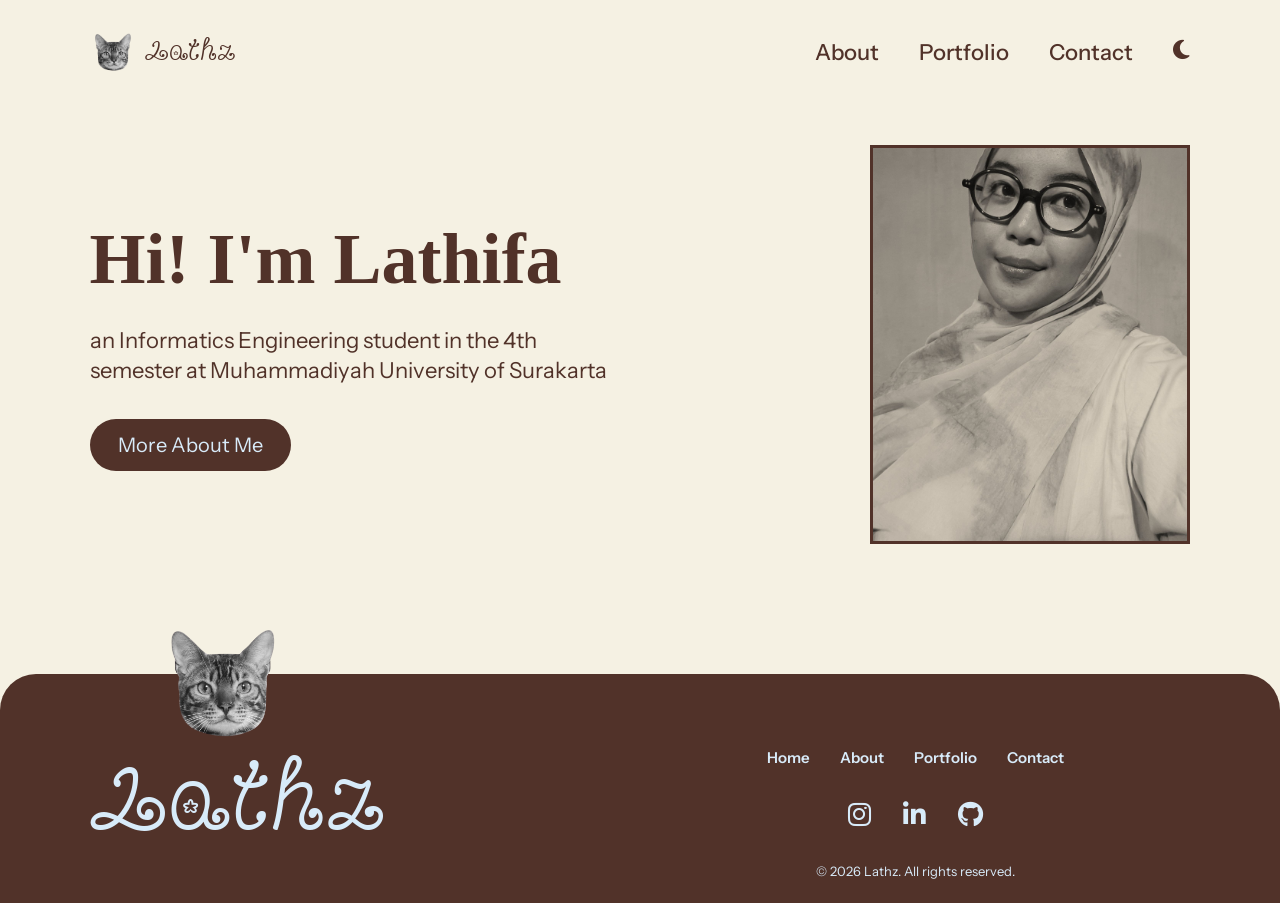
<file: index.html>
<!DOCTYPE html>
<html lang="id">
<head>
    <meta charset="UTF-8">
    <meta name="viewport" content="width=device-width, initial-scale=1.0">
    <meta name="description" content="Home Lathz">
    <title>Home</title>

  <link rel="icon" href="images/favicon.ico">

  <link href="https://fonts.googleapis.com/css2?family=Bonbon&family=Irish+Grover&family=Instrument+Sans:wght@400;600&display=swap" rel="stylesheet">

  <link rel="stylesheet" href="css/style.css">  

  <link rel="stylesheet" href="https://cdnjs.cloudflare.com/ajax/libs/font-awesome/6.5.1/css/all.min.css">
</head>

<body>
<input type="checkbox" id="dark-mode-toggle">

<div class="page-wrapper">

<header>
    <nav class="navbar">
      <a href="index.html" class="logo">
          <img src="images/logo.png" alt="Logo Lathz">
          <span>Lathz</span>
      </a>

      <input type="checkbox" id="menu-toggle">
      <label for="menu-toggle" class="menu-icon">
          <i class="fa-solid fa-bars"></i>
      </label>

      <ul class="nav-menu">
          <li><a href="about.html">About</a></li>
          <li><a href="portfolio.html">Portfolio</a></li>
          <li><a href="contact.html">Contact</a></li>
          <li>
                <label for="dark-mode-toggle" class="dark-toggle">
                    <i class="fa-solid fa-moon"></i>
                </label>           
          </li>
      </ul>
    </nav>
</header>

<main class="home">
    <div class="home-text">
        <h1>Hi! I'm Lathifa</h1>

        <p>
            an Informatics Engineering student in the 4th semester at
      Muhammadiyah University of Surakarta
        </p>

        <a href="about.html" class="btn">More About Me</a>
    </div>

    <div class="home-image">
        <img src="images/profile.jpg" alt="Foto Lathifa">
    </div>
</main>

<footer class="site-footer">
  <img src="images/logo.png" alt="Logo kucing Lathz" class="footer-cat">

  <div class="footer-content">
    <div class="footer-brand">
      <h2>Lathz</h2>
    </div>

    <div class="footer-right">
      <ul class="footer-menu">
        <li><a href="index.html">Home</a></li>
        <li><a href="about.html">About</a></li>
        <li><a href="portfolio.html">Portfolio</a></li>
        <li><a href="contact.html">Contact</a></li>
      </ul>

      <div class="footer-socials">
        <a href="https://instagram.com/lathezvous" target="_blank" aria-label="Instagram">
            <i class="fa-brands fa-instagram"></i>
        </a>
        <a href="https://linkedin.com/in/lathifayayangnz" target="_blank" aria-label="LinkedIn">
            <i class="fa-brands fa-linkedin-in"></i>
        </a>
        <a href="https://github.com/lathifaynz" target="_blank" aria-label="GitHub">
            <i class="fa-brands fa-github"></i>
        </a>
      </div>

      <p class="footer-copy">
        © 2026 Lathz. All rights reserved.
      </p>
    </div>
  </div>
</footer>

</div>
</body>
</html>
</file>
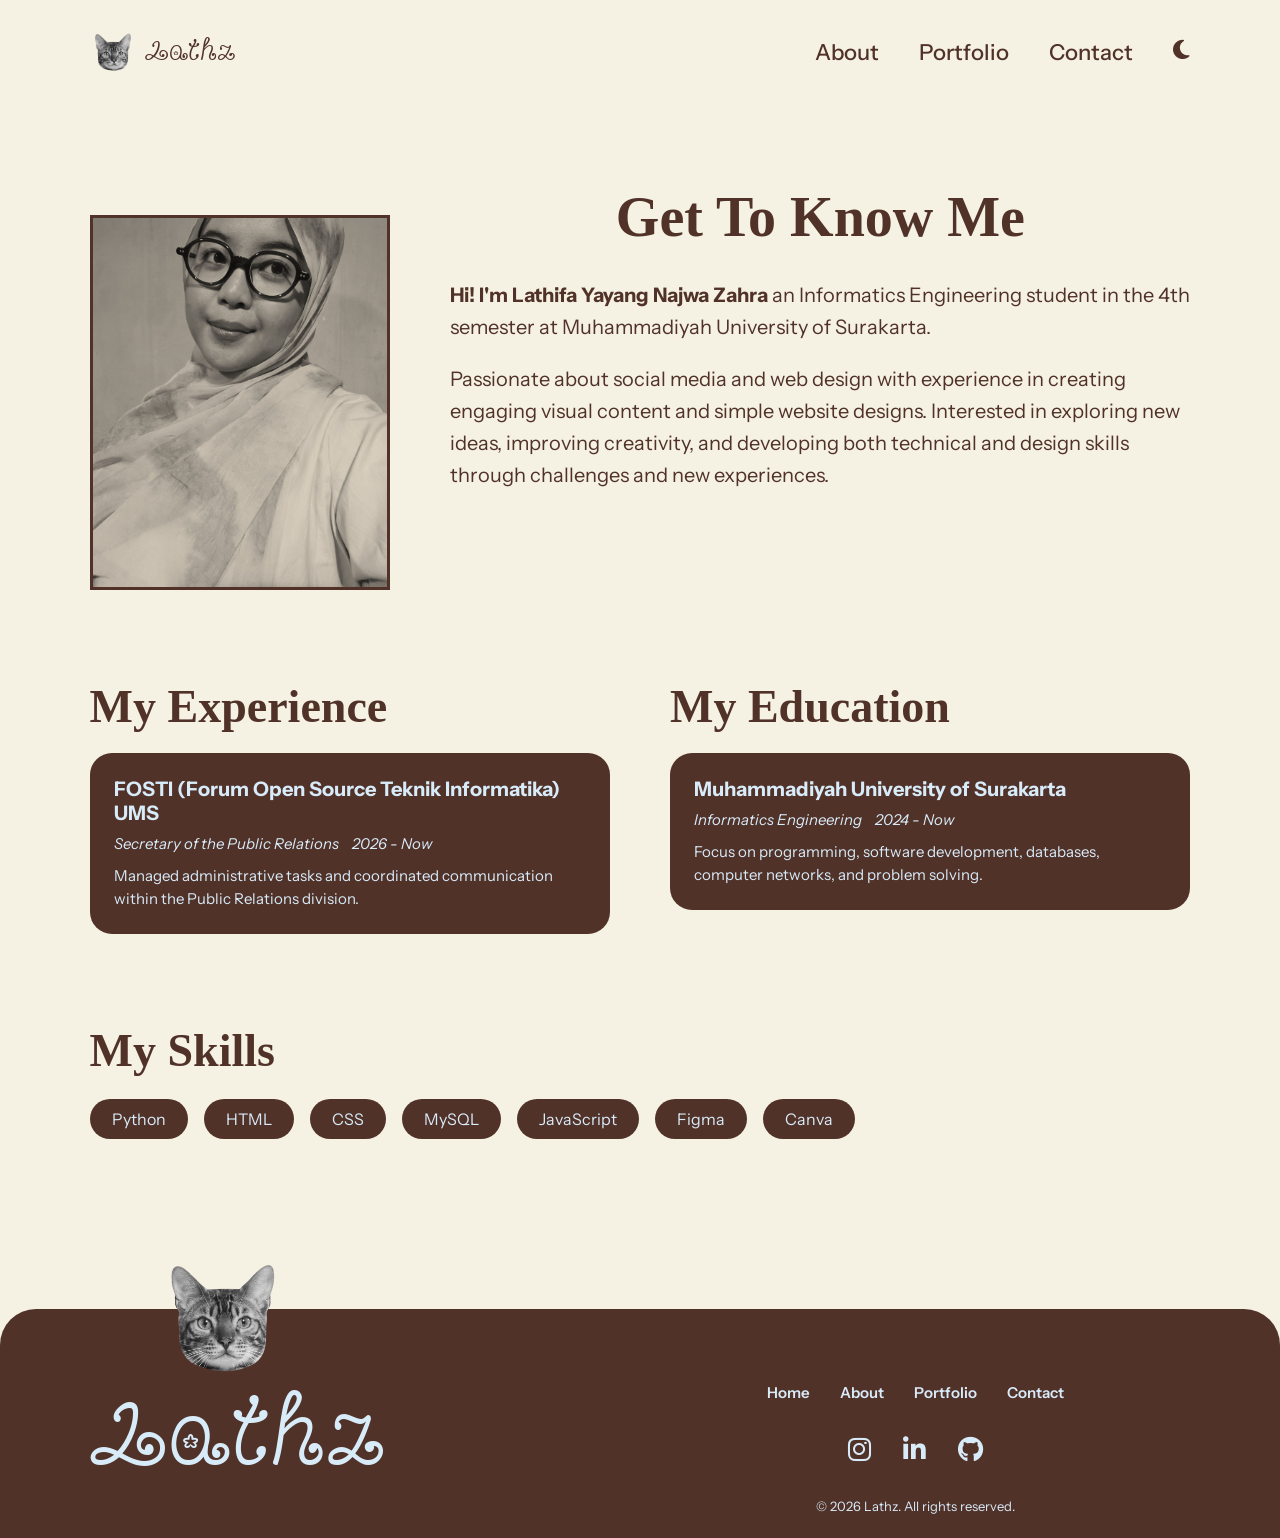
<file: about.html>
<!DOCTYPE html>
<html lang="id">
<head>
  <meta charset="UTF-8">
  <meta name="viewport" content="width=device-width, initial-scale=1.0">
  <meta name="description" content="About Lathz">
  <title>About</title>

  <link rel="icon" href="images/favicon.ico">

  <link href="https://fonts.googleapis.com/css2?family=Bonbon&family=Irish+Grover&family=Instrument+Sans:wght@400;600&display=swap" rel="stylesheet">

  <link rel="stylesheet" href="css/style.css">

  <link rel="stylesheet" href="https://cdnjs.cloudflare.com/ajax/libs/font-awesome/6.5.1/css/all.min.css">
</head>

<body>

<input type="checkbox" id="dark-mode-toggle">

<div class="page-wrapper">

<header>
    <nav class="navbar">
      <a href="index.html" class="logo">
          <img src="images/logo.png" alt="Logo Lathz">
          <span>Lathz</span>
      </a>

      <input type="checkbox" id="menu-toggle">
      <label for="menu-toggle" class="menu-icon">
          <i class="fa-solid fa-bars"></i>
      </label>

      <ul class="nav-menu">
          <li><a href="about.html">About</a></li>
          <li><a href="portfolio.html">Portfolio</a></li>
          <li><a href="contact.html">Contact</a></li>
          <li>
                <label for="dark-mode-toggle" class="dark-toggle">
                    <i class="fa-solid fa-moon"></i>
                </label>           
          </li>
      </ul>
    </nav>
</header>

<main>
  <section class="about">
    <div class="about-container">

      <div class="about-image">
        <img src="images/profile.jpg" alt="Foto Lathifa">
      </div>

      <div class="about-text">
        <h1>Get To Know Me</h1>

        <p>
          <strong>Hi! I'm Lathifa Yayang Najwa Zahra</strong> an Informatics
          Engineering student in the 4th semester at Muhammadiyah University of
          Surakarta.
        </p>

        <p>Passionate about social media and web design with experience in creating 
          engaging visual content and simple website designs. Interested in exploring 
          new ideas, improving creativity, and developing both technical and design 
          skills through challenges and new experiences.
        </p>
      </div>

    </div>
  </section>

  <section class="experience">
    <div class="exp-wrapper">

      <div class="exp-box">
        <h2>My Experience</h2>

        <div class="exp-card">
          <h3>FOSTI (Forum Open Source Teknik Informatika) UMS</h3>
          <p class="role">
            Secretary of the Public Relations
            <span class="year">2026 - Now</span>
          </p>
          
          <p>
            Managed administrative tasks and coordinated communication 
            within the Public Relations division.
          </p>
        </div>
      </div>

      <div class="exp-box">
        <h2>My Education</h2>

        <div class="exp-card">
          <h3>Muhammadiyah University of Surakarta</h3>
          <p class="role">
            Informatics Engineering
            <span class="year">2024 - Now</span>
          </p>
          <p>Focus on programming, software development, 
            databases, computer networks, and problem solving.</p>
        </div>
      </div>
    </div>
  </section>

  <section class="skills">
    <h2>My Skills</h2>

    <div class="skill-list">
      <span>Python</span>
      <span>HTML</span>
      <span>CSS</span>
      <span>MySQL</span>
      <span>JavaScript</span>
      <span>Figma</span>
      <span>Canva</span>
    </div>
  </section>
</main>

<footer class="site-footer">
  <img src="images/logo.png" alt="Logo kucing Lathz" class="footer-cat">

  <div class="footer-content">
    <div class="footer-brand">
      <h2>Lathz</h2>
    </div>

    <div class="footer-right">
      <ul class="footer-menu">
        <li><a href="index.html">Home</a></li>
        <li><a href="about.html">About</a></li>
        <li><a href="portfolio.html">Portfolio</a></li>
        <li><a href="contact.html">Contact</a></li>
      </ul>

      <div class="footer-socials">
        <a href="https://instagram.com/lathezvous" target="_blank" aria-label="Instagram">
            <i class="fa-brands fa-instagram"></i>
        </a>
        <a href="https://linkedin.com/in/lathifayayangnz" target="_blank" aria-label="LinkedIn">
            <i class="fa-brands fa-linkedin-in"></i>
        </a>
        <a href="https://github.com/lathifaynz" target="_blank" aria-label="GitHub">
            <i class="fa-brands fa-github"></i>
        </a>
      </div>

      <p class="footer-copy">
        © 2026 Lathz. All rights reserved.
      </p>
    </div>
  </div>
</footer>

</div>
</body>
</html>
</file>
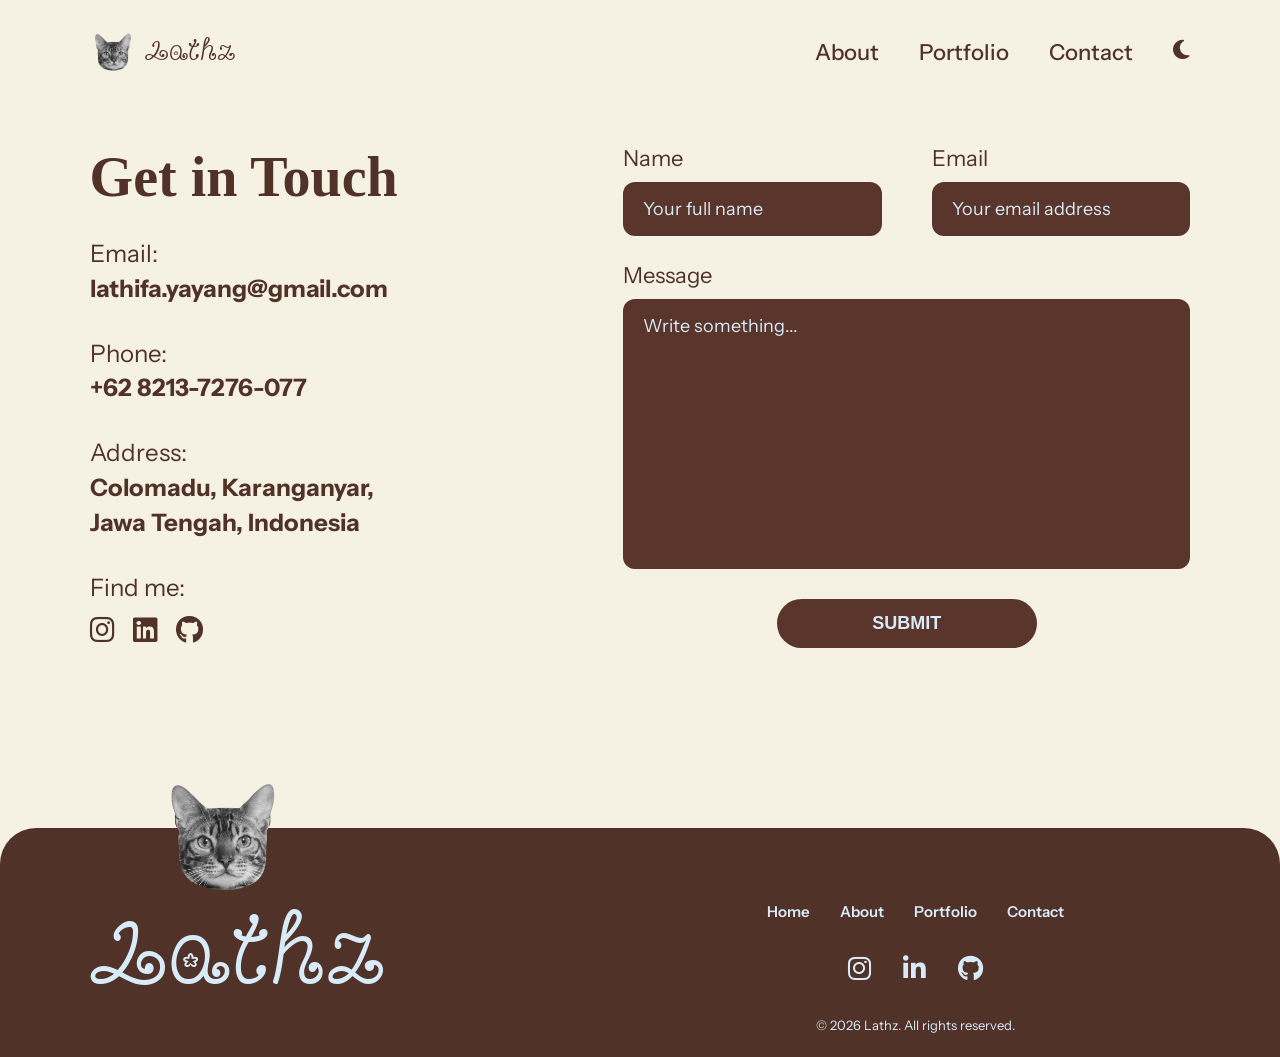
<file: contact.html>
<!DOCTYPE html>
<html lang="id">
<head>
    <meta charset="UTF-8">
    <meta name="viewport" content="width=device-width, initial-scale=1.0">
    <meta name="description" content="Home Lathz">
    <title>Contact</title>

  <link rel="icon" href="images/favicon.ico">

  <link href="https://fonts.googleapis.com/css2?family=Bonbon&family=Irish+Grover&family=Instrument+Sans:wght@400;600&display=swap" rel="stylesheet">

  <link rel="stylesheet" href="css/style.css">  

  <link rel="stylesheet" href="https://cdnjs.cloudflare.com/ajax/libs/font-awesome/6.5.1/css/all.min.css">
</head>

<body>

<input type="checkbox" id="dark-mode-toggle">

<div class="page-wrapper">

<header>
    <nav class="navbar">
      <a href="index.html" class="logo">
          <img src="images/logo.png" alt="Logo Lathz">
          <span>Lathz</span>
      </a>

      <input type="checkbox" id="menu-toggle">
      <label for="menu-toggle" class="menu-icon">
          <i class="fa-solid fa-bars"></i>
      </label>

      <ul class="nav-menu">
          <li><a href="about.html">About</a></li>
          <li><a href="portfolio.html">Portfolio</a></li>
          <li><a href="contact.html">Contact</a></li>
          <li>
                <label for="dark-mode-toggle" class="dark-toggle">
                    <i class="fa-solid fa-moon"></i>
                </label>           
          </li>
      </ul>
    </nav>
</header>

<main> 
    <section class="contact-page">
        <div class="contact-info">
            <h1>Get in Touch</h1>

            <p>Email:<br><strong>lathifa.yayang@gmail.com</strong></p>
            <p>Phone:<br><strong>+62 8213-7276-077</strong></p>
            <p>Address:<br><strong>Colomadu, Karanganyar,<br>Jawa Tengah, Indonesia</strong></p>

            <p>Find me:</p>
            <div class="socials">
                <a href="https://instagram.com/lathezvous">Instagram</a>
                <a href="https://www.linkedin.com/in/lathifayayangnz/">Linkedin</a>
                <a href="https://github.com/lathifaynz">GitHub</a>
            </div>
        </div>

        <form class="contact-form">
            <div class="form-group">
                <label>Name</label>
                <input type="text" placeholder="Your full name">
            </div>

            <div class="form-group">
                <label>Email</label>
                <input type="email" placeholder="Your email address">
            </div>

            <div class="form-group">
                <label>Message</label>
                <textarea placeholder="Write something..."></textarea>
            </div>

            <button type="submit">SUBMIT</button>
        </form>
    </section>
</main>

<footer class="site-footer">
  <img src="images/logo.png" alt="Logo kucing Lathz" class="footer-cat">

  <div class="footer-content">
    <div class="footer-brand">
      <h2>Lathz</h2>
    </div>

    <div class="footer-right">
      <ul class="footer-menu">
        <li><a href="index.html">Home</a></li>
        <li><a href="about.html">About</a></li>
        <li><a href="portfolio.html">Portfolio</a></li>
        <li><a href="contact.html">Contact</a></li>
      </ul>

      <div class="footer-socials">
        <a href="https://instagram.com/lathezvous" target="_blank" aria-label="Instagram">
            <i class="fa-brands fa-instagram"></i>
        </a>
        <a href="https://linkedin.com/in/lathifayayangnz" target="_blank" aria-label="LinkedIn">
            <i class="fa-brands fa-linkedin-in"></i>
        </a>
        <a href="https://github.com/lathifaynz" target="_blank" aria-label="GitHub">
            <i class="fa-brands fa-github"></i>
        </a>
      </div>

      <p class="footer-copy">
        © 2026 Lathz. All rights reserved.
      </p>
    </div>
  </div>
</footer>

</div>
</body>
</html>
</file>
<file: css/style.css>
/* Global Style */
* {
    margin: 0;
    padding: 0;
    box-sizing: border-box;
}

html {
    scroll-behavior: smooth;
}

body {
    display: flex;
    flex-direction: column;
    min-height: 100vh;
    background-color: #f5f1e3;
    color: #513229;
    font-family: "Instrument Sans", sans-serif;
}

main {
    flex: 1;
    margin-bottom: 90px;
}

a {
    text-decoration: none;
}

img {
    max-width: 100%;
    display: block;
}

/* Header */
header {
    padding: 30px 7%;
}

.navbar{
    display: flex;
    justify-content: space-between;
    align-items: center;
}

.logo {
    display: flex;
    align-items: center;
    gap: 10px;
    color: #513229;
}

.logo img {
    width: 45px;
}

.logo span {
    font-family: "Bonbon", cursive;
    font-size: 30px;
}

.nav-menu {
    display: flex;
    gap: 40px;
    list-style: none;
}

.nav-menu a {
    color: #513229;
    font-size: 22px;
    font-weight: 500;
    transition: 0.3s;
}

.nav-menu a:hover {
    opacity: 0.5;
}

/* Home Page */
.home {
    padding: 40px 7%;
    display: flex;
    justify-content: space-between;
    align-items: center;
    gap: 60px;
}

.home-text h1 {
    margin-bottom: 25px;
    font-family: "Irish Grover", cursive;
    font-size: 72px;
}

.home-text p {
    max-width: 520px;
    margin-bottom: 32px;
    font-size: 22px;
    line-height: 1.4;
}

.btn{
    display: inline-block;
    padding: 14px 28px;
    border-radius: 28px;
    background-color: #513229;
    color: #d8ebf9;
    font-size: 20px;
    transition: 0.3s;
}

.btn:hover {
    transform: scale(1.1);
    opacity: 0.9;
}

.home-image img {
    width: 320px;
    border: 3px solid #513229;
}

/* About Page */
.about {
    padding: 70px 7% 40px;
}

.about-container {
    display: flex;
    align-items: flex-start;
    gap: 60px;
}

.about-image {
    margin-top: 40px;
}

.about-image img {
    width: 450px;
    border: 3px solid #513229;
}

.about-text {
    max-width: 740px;
}

.about-text h1 {
    margin-top: 10px;
    margin-bottom: 30px;
    text-align: center;
    font-family: "Irish Grover", cursive;
    font-size: 56px;
}

.about-text p {
    margin-bottom: 20px;
    font-size: 20px;
    line-height: 1.6;
}

.experience {
    padding: 50px 7%;
}

.exp-wrapper {
    display: flex;
    justify-content: space-between;
    flex-wrap: wrap;
    gap: 60px;
}

.exp-box {
    flex: 1;
    min-width: 280px;
}

.exp-box h2 {
    margin-bottom: 20px;
    font-family: "Irish Grover", cursive;
    font-size: 46px;
}

.exp-card {
    padding: 24px;
    border-radius: 22px;
    background-color: #513229;
    color: #d8ebf9;
    transition: 0.3s;
}

.exp-card:hover {
    transform: translateY(-5px);
}

.exp-card h3 {
    margin-bottom: 8px;
    font-size: 20px;
}

.role {
    margin-bottom: 10px;
    font-style: italic;
}

.year {
    margin-left: 10px;
}

.exp-card p {
    font-size: 15px;
    line-height: 1.5;
}

.skills {
    padding: 40px 7% 80px;
}

.skills h2 {
    margin-bottom: 22px;
    font-family: "Irish Grover", cursive;
    font-size: 46px;
}

.skill-list {
    display: flex;
    flex-wrap: wrap;
    gap: 16px;
}

.skill-list span {
    padding: 10px 22px;
    border-radius: 30px;
    background-color: #513229;
    color: #d8ebf9;
    font-size: 16px;
    transition: 0.3s;
}

.skill-list span:hover {
    background-color: #d8ebf9;
    color: #513229;
    transform: scale(1.1);
    cursor: pointer;
}

/* Portfolio Page */
.portfolio-page {
    padding: 30px 7% 90px;
}

.portfolio-page h1 {
    margin-bottom: 40px;
    font-family: "Irish Grover", cursive;
    color: #513229;
    text-align: center;
    font-size: 56px;
}

.portfolio-box {
    max-width: 1120px;
    margin: 0 auto;
    padding: 28px;
    border: 2px solid #513229;
    border-radius: 18px;
    background-color: #fff;
    display: grid;
    grid-template-columns: 1fr 1.3fr 1.6fr;
    gap: 22px;
}

.portfolio-item {
    position: relative;
    overflow: hidden;
    border-radius: 0;
    background-color: #fff;
    cursor: pointer;
}

.portfolio-item.tall {
    grid-row: span 2;
}

.portfolio-item.wide.tall {
    grid-row: span 2;
}

.portfolio-item img {
    width: 100%;
    height: 100%;
    object-fit: cover;
    transition: transform 0.35s ease;
    will-change: transform;
}

.portfolio-item:first-child img {
    object-fit: contain;
    background-color: #5176ba;
}

.portfolio-item:hover img {
    transform: scale(1.1);
}

.overlay {
    position: absolute;
    inset: 0;
    background-color: rgba(81, 50, 41, 0.82);
    color: #d8ebf9;

    display: flex;
    flex-direction: column;
    justify-content: center;
    align-items: center;
    gap: 10px;

    text-align: center;
    padding: 20px;
    opacity: 0;
    transition: opacity 0.35s ease;
}

.portfolio-item:hover .overlay {
    opacity: 1;
}

.overlay h2 {
    font-size: 22px;
    font-weight: 700;
}

.overlay p {
    font-size: 14px;
    line-height: 1.4;
}

/* Contact Page */
.contact-page {
    padding: 40px 7% 90px;
    display: grid;
    grid-template-columns: 1fr 1.25fr;
    gap: 80px;
    align-items: flex-start;
}

.contact-info h1 {
    margin-bottom: 28px;
    font-family: "Irish Grover", cursive;
    font-size: 56px;
}

.contact-info p {
    margin-bottom: 30px;
    font-size: 24px;
    line-height: 1.45;
}

.contact-info p:last-of-type {
    margin-bottom: 10px;
}

.contact-info strong {
    font-weight: 700;
}

.socials {
    display: flex;
    gap: 18px;
    align-items: center;
}

.socials a {
    color: #513229;
    font-size: 0;
    transition: 0.3s;
}

.socials a:hover {
    transform: scale(1.15);
    opacity: 0.7;
}

.socials a:nth-child(1)::before {
    content: "\f16d";
    font-family: "Font Awesome 6 Brands";
    font-size: 28px;
}

.socials a:nth-child(2)::before {
    content: "\f08c";
    font-family: "Font Awesome 6 Brands";
    font-size: 28px;
}

.socials a:nth-child(3)::before {
    content: "\f09b";
    font-family: "Font Awesome 6 Brands";
    font-size: 28px;
}

.contact-form {
    display: grid;
    grid-template-columns: 1fr 1fr;
    gap: 26px 50px;
}

.form-group label {
    display: block;
    font-size: 22px;
    color: #513229;
    margin-bottom: 10px;
}

.form-group input,
.form-group textarea {
    width: 100%;
    background-color: #5a352b;
    color: #d8ebf9;
    border: none;
    border-radius: 12px;
    padding: 16px 20px;
    font-family: "Instrument Sans", sans-serif;
    font-size: 18px;
    outline: none;
}

.form-group input::placeholder,
.form-group textarea::placeholder {
    color: #d8ebf9;
    opacity: 1;
}

.form-group:nth-child(3) {
    grid-column: 1 / 3;
}

.form-group textarea {
    min-height: 270px;
    resize: none;
}

.contact-form button {
    grid-column: 1 / 3;
    justify-self: center;

    width: 260px;
    padding: 14px 30px;
    border: none;
    border-radius: 30px;

    background-color: #5a352b;
    color: #d8ebf9;

    font-size: 18px;
    font-weight: 700;
    cursor: pointer;
    transition: 0.3s;
}

.contact-form button:hover {
    transform: scale(1.08);
    opacity: 0.9;
}

/* Footer */
.site-footer {
    position: relative;
    background-color: #513229;
    color: #d8ebf9;

    border-radius: 36px 36px 0 0;

    padding: 55px 7% 24px;
    overflow: visible;
}

.footer-cat {
    position: absolute;
    top: -55px;
    right: 72%;

    transform: translateX(-55%);
    width: 130px;
}

.footer-content {
    display: grid;
    grid-template-columns: 1fr 1fr;
    align-items: center;
}

.footer-brand h2 {
    position: relative;
    font-family: "Bonbon", cursive;
    font-size: 98px;
    font-weight: 400;
    line-height: 1;
}

.footer-right {
    display: flex;
    flex-direction: column;
    align-items: center;
    gap: 32px;
    margin-top: 8px;
}

.footer-menu {
    display: flex;
    gap: 30px;
    list-style: none;
    margin-top: 10px;
}

.footer-menu a {
    color: #d8ebf9;
    font-size: 15px;
    font-weight: 600;
}

.footer-socials {
    display: flex;
    gap: 32px;
}

.footer-socials a {
    color: #d8ebf9;
    font-size: 26px;
}

.footer-copy {
    font-size: 13px;
    text-align: center;
    color: #d8ebf9;
}

.footer-menu a,
.footer-socials a {
    transition: all 0.3s ease;
}

.footer-menu a:hover,
.footer-socials a:hover {
    opacity: 0.7;
    transform: translateY(-4px);
}

/* menu */
#menu-toggle {
    display: none;
}

.menu-icon {
    display: none;
    font-size: 28px;
    color: #513229;
    cursor: pointer;
}

/* Mobile Responsive */
@media (max-width: 768px) {

    main {
        margin-bottom: 60px;
    }

    /* Header */
    header {
        padding: 24px 6%;
    }

    .navbar {
        position: relative;
        flex-direction: row;
        justify-content: space-between;
        align-items: center;
    }

    .logo {
        justify-content: flex-start;
    }

    .logo img {
        width: 40px;
    }

    .logo span {
        font-size: 28px;
    }

    /* Hamburger Icon */
    .menu-icon {
        display: block;
        color: #513229;
        font-size: 32px;
        cursor: pointer;
        z-index: 200;
    }

    #dark-mode-toggle:checked ~ .page-wrapper .menu-icon {
        color: #d8ebf9;
    }

    /* Dropdown Menu */
    .nav-menu {
        position: absolute;
        top: 65px;
        right: 0;

        width: 180px;
        padding: 18px;

        background-color: #513229;
        border-radius: 18px;

        display: none;
        flex-direction: column;
        align-items: center;
        gap: 16px;

        text-align: center;
        z-index: 100;
    }

    .nav-menu li {
        display: flex;
        justify-content: center;
        align-items: center;
    }

    .nav-menu a {
        color: #d8ebf9;
        font-size: 18px;
    }

    #menu-toggle:checked ~ .nav-menu {
        display: flex;
    }

    /* Dark Toggle */
    .nav-menu .dark-toggle {
        display: flex;
        justify-content: center;
        align-items: center;

        width: 42px;
        height: 42px;
        margin: 4px auto 0;

        color: #d8ebf9 !important;
        font-size: 26px;
        cursor: pointer;
    }

    .nav-menu .dark-toggle i {
        color: #d8ebf9 !important;
    }

    #dark-mode-toggle:checked ~ .page-wrapper .dark-toggle,
    #dark-mode-toggle:checked ~ .page-wrapper .dark-toggle i {
        color: #d8ebf9 !important;
    }

    #dark-mode-toggle:checked ~ .page-wrapper .dark-toggle i::before {
        content: "\f185";
    }

        .footer-content {
        display: flex;
        flex-direction: column;
        align-items: center;
        gap: 16px;
    }

    .footer-brand h2 {
        font-size: 40px;
        text-align: center;
    }

    .footer-right {
        margin-top: 0;
        gap: 16px;
        align-items: center;
    }

    .footer-menu {
        flex-wrap: wrap;
        justify-content: center;
        gap: 12px;
    }

    .footer-socials {
        justify-content: center;
        gap: 18px;
    }

    .footer-copy {
        font-size: 12px;
        margin-top: 8px;
    }
    
    /* Home */
    .home {
        flex-direction: column-reverse;
        text-align: center;
        padding: 30px 6%;
    }

    .home-text h1 {
        font-size: 44px;
    }

    .home-text p {
        font-size: 18px;
    }

    .home-image img {
        width: 210px;
        margin: 0 auto;
    }

    /* About */
    .about {
        padding: 40px 6% 20px;
    }

    .about-container {
        flex-direction: column;
        align-items: center;
        text-align: center;
    }

    .about-image {
        margin-top: 0;
    }

    .about-image img {
        width: 210px;
    }

    .about-text h1 {
        font-size: 42px;
    }

    .about-text p {
        font-size: 17px;
    }

    /* Experience */
    .exp-wrapper {
        flex-direction: column;
        gap: 30px;
    }

    .exp-box h2,
    .skills h2 {
        font-size: 38px;
        text-align: center;
    }

    .skill-list {
        justify-content: center;
    }

    /* Portfolio */
    .portfolio-page {
        padding: 20px 5% 50px;
    }

    .portfolio-page h1 {
        font-size: 32px;
        margin-bottom: 28px;
    }

    .portfolio-box {
        grid-template-columns: repeat(2, 1fr);
        gap: 10px;
        padding: 10px;
    }

    .portfolio-item,
    .portfolio-item.tall,
    .portfolio-item.wide,
    .portfolio-item.wide.tall {
        grid-column: auto;
        grid-row: auto;
    }

    .portfolio-item img {
        width: 100%;
        height: 100%;
        object-fit: cover;
    }

    .portfolio-item:first-child img {
        object-fit: contain;
    }

    .overlay h2 {
        font-size: 20px;
    }

    .overlay p {
        font-size: 13px;
    }

    /* Contact */
    .contact-page {
        grid-template-columns: 1fr;
        text-align: center;
        padding: 30px 6% 70px;
    }

    .contact-info h1 {
        font-size: 48px;
    }

    .contact-info p {
        font-size: 18px;
    }

    .socials {
        justify-content: center;
    }

    .contact-form {
        grid-template-columns: 1fr;
        gap: 22px;
    }

    .form-group:nth-child(3),
    .contact-form button {
        grid-column: auto;
    }

    .form-group label {
        text-align: left;
        font-size: 18px;
    }

    .form-group textarea {
        min-height: 220px;
    }

    .contact-form button {
        width: 100%;
    }

    /* Footer */
    .site-footer {
        padding: 40px 6% 18px;
        border-radius: 24px 24px 0 0;
    }

    .footer-cat {
        display: none;
    }

    .footer-content {
        gap: 18px;
    }

    .footer-brand h2 {
        font-size: 54px;
    }

    .footer-copy {
        font-size: 12px;
        margin-top: 10px;
    }

    .footer-menu {
        gap: 14px;
    }

    .footer-menu a {
        font-size: 15px;
    }

    .footer-socials {
        gap: 22px;
    }

    .footer-socials a {
        font-size: 24px;
    }
}

/* Dark Mode Toggle */
#dark-mode-toggle {
    display: none;
}

.dark-toggle {
    display: flex;
    align-items: center;
    color: #513229;
    font-size: 22px;
    cursor: pointer;
    transition: 0.3s;
}

.dark-toggle:hover {
    opacity: 0.7;
}

/* Dark Mode */
#dark-mode-toggle:checked ~ .page-wrapper {
    background-color: #1f1714;
    color: #d8ebf9;
}

#dark-mode-toggle:checked ~ .page-wrapper header,
#dark-mode-toggle:checked ~ .page-wrapper main {
    background-color: #1f1714;
}

#dark-mode-toggle:checked ~ .page-wrapper .logo,
#dark-mode-toggle:checked ~ .page-wrapper .logo span,
#dark-mode-toggle:checked ~ .page-wrapper .nav-menu a,
#dark-mode-toggle:checked ~ .page-wrapper .home-text h1,
#dark-mode-toggle:checked ~ .page-wrapper .home-text p,
#dark-mode-toggle:checked ~ .page-wrapper .about-text h1,
#dark-mode-toggle:checked ~ .page-wrapper .about-text p,
#dark-mode-toggle:checked ~ .page-wrapper .exp-box h2,
#dark-mode-toggle:checked ~ .page-wrapper .skills h2,
#dark-mode-toggle:checked ~ .page-wrapper .portfolio-page h1,
#dark-mode-toggle:checked ~ .page-wrapper .contact-info h1,
#dark-mode-toggle:checked ~ .page-wrapper .contact-info p,
#dark-mode-toggle:checked ~ .page-wrapper .form-group label,
#dark-mode-toggle:checked ~ .page-wrapper .socials a {
    color: #d8ebf9;
}

#dark-mode-toggle:checked ~ .page-wrapper .portfolio-box,
#dark-mode-toggle:checked ~ .page-wrapper .portfolio-item {
    background-color: #2d211d;
}

#dark-mode-toggle:checked ~ .page-wrapper .btn,
#dark-mode-toggle:checked ~ .page-wrapper .exp-card,
#dark-mode-toggle:checked ~ .page-wrapper .skill-list span,
#dark-mode-toggle:checked ~ .page-wrapper .contact-form button,
#dark-mode-toggle:checked ~ .page-wrapper .form-group input,
#dark-mode-toggle:checked ~ .page-wrapper .form-group textarea {
    background-color: #d8ebf9;
    color: #513229;
}

#dark-mode-toggle:checked ~ .page-wrapper .dark-toggle i::before {
    content: "\f185";
    color: #d8ebf9;
}
</file>
